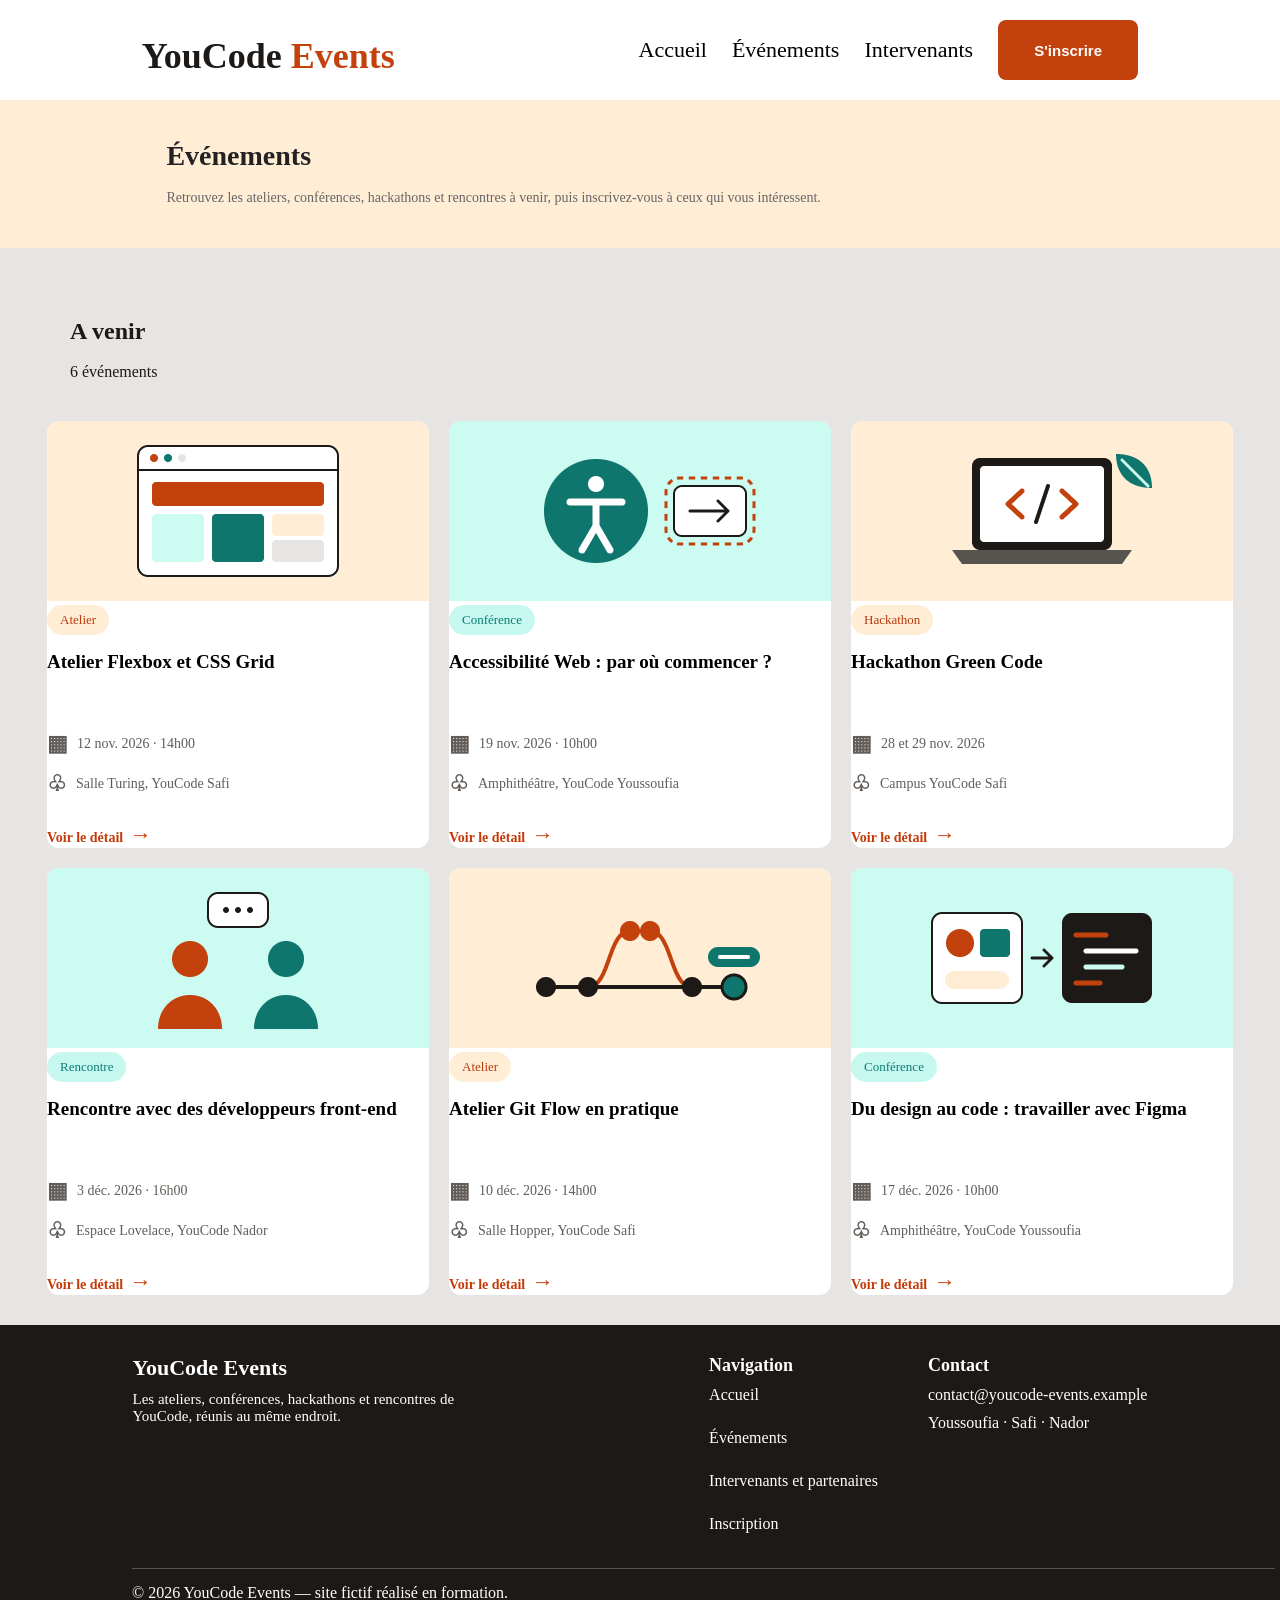
<file: evenements.html>
<!DOCTYPE html>
<html lang="fr">
<head>
    <meta charset="UTF-8">
    <meta name="viewport" content="width=device-width, initial-scale=1.0">
    <title>Événements</title>
    <link rel="stylesheet" href="css/style.css">
    <link rel="stylesheet" href="css/respon.css">
</head>
<body>
     <header class="home_header">
      <h1 class="logo">YouCode <span>Events</span></h1>
      <nav class="nav" id="main-navigation">
        <ul class="items">
          <li class="item"><a href="index.html">Accueil</a></li>
          <li class="item"><a href="evenements.html">Événements</a></li>
          <li class="item"><a href="intervenants.html">Intervenants</a></li>
        </ul>
        <button class="btn"><a href="inscription.html">S'inscrire</a></button>

      </nav>
    </header>
   
<main>
    <section class="description">
        <div class="title">
          <h1>Événements</h1>
          <p>
            Retrouvez les ateliers, conférences, hackathons et rencontres à venir, puis inscrivez-vous à ceux qui vous intéressent.
          </p>
        </div>
      </section>

    <div class="sections">
    <section>
        <div class="events-header">

        <h2>A venir</h2>
        <br>
        <p>6 événements</p>
    </div>
        <div class ="card-container">
        <article>
            <img src="Événements\Card\Image.png">
            <div class="event-info">
                    <span class="badge orange">Atelier</span>
                    <h2>Atelier Flexbox et CSS Grid</h2>

                    <div class="event-details">
                        <p><span class="icon">▦</span> 12 nov. 2026 · 14h00</p>
                        <p><span class="icon">♧</span> Salle Turing, YouCode Safi</p>
                    </div>

                    <a href="#">Voir le détail <span>→</span></a>
                </div>

        </article>
        <article>
            <img src="Événements\Card\Image-1.png">
            <div class="event-info">
                    <span class="badge green">Conférence</span>
                    <h2>Accessibilité Web : par où commencer ?</h2>

                    <div class="event-details">
                        <p><span class="icon">▦</span> 19 nov. 2026 · 10h00</p>
                        <p><span class="icon">♧</span> Amphithéâtre, YouCode Youssoufia</p>
                    </div>

                    <a href="#">Voir le détail <span>→</span></a>
                </div>

        </article>
        <article>
            <img src="Événements\Card\Image-2.png">
            <div class="event-info">
                    <span class="badge orange">Hackathon</span>
                    <h2>Hackathon Green Code</h2>

                    <div class="event-details">
                        <p><span class="icon">▦</span> 28 et 29 nov. 2026</p>
                        <p><span class="icon">♧</span> Campus YouCode Safi</p>
                    </div>

                    <a href="#">Voir le détail <span>→</span></a>
                </div>
        </article>
        <article>
            <img src="Événements\Card\Image-3.png">
                 <div class="event-info">
                    <span class="badge green">Rencontre</span>
                    <h2>Rencontre avec des développeurs front-end</h2>

                    <div class="event-details">
                        <p><span class="icon">▦</span> 3 déc. 2026 · 16h00</p>
                        <p><span class="icon">♧</span> Espace Lovelace, YouCode Nador</p>
                    </div>

                    <a href="#">Voir le détail <span>→</span></a>
                </div>

        </article>
        <article>
            <img src="Événements\Card\Image-4.png">
                            <div class="event-info">
                    <span class="badge orange">Atelier</span>
                    <h2>Atelier Git Flow en pratique</h2>

                    <div class="event-details">
                        <p><span class="icon">▦</span> 10 déc. 2026 · 14h00</p>
                        <p><span class="icon">♧</span> Salle Hopper, YouCode Safi</p>
                    </div>

                    <a href="#">Voir le détail <span>→</span></a>
                </div>


        </article>
        <article>
            <img src="Événements\Card\Image-5.png">
                            <div class="event-info">
                    <span class="badge green">Conférence</span>
                    <h2>Du design au code : travailler avec Figma</h2>

                    <div class="event-details">
                        <p><span class="icon">▦</span> 17 déc. 2026 · 10h00</p>
                        <p><span class="icon">♧</span> Amphithéâtre, YouCode Youssoufia</p>
                    </div>

                    <a href="#">Voir le détail <span>→</span></a>
                </div>


        </article>
</div>
</div>






    </section>
</main> 
 
    <footer class="home_footer">
      <div class="top1">
        <div class="container1">
          <div class="hero1">
            <h3 class="item1">YouCode Events</h3>
            <p class="item2">
              Les ateliers, conférences, hackathons et rencontres de <br> YouCode,
              réunis au même endroit.
            </p>
          </div>
        </div>
        <div class="container2">
          <div class="hero1">
            <p class="item1">Navigation</p>
            <a href="index.html">Accueil</a>
            <a href="evenements.html">Événements</a>
            <a href="intervenants.html">Intervenants et partenaires</a>
            <a href="inscription.html">Inscription</a>
            
          </div>
          <div class="hero2">
            <p class="item1">Contact</p>
            <p class="item2">contact@youcode-events.example</p>
            <p class="item3">Youssoufia · Safi · Nador</p>
          </div>
        </div>
      </div>
       <div class="line"></div>

      <p class="top2">© 2026 YouCode Events — site fictif réalisé en formation.</p>
    </footer>
 
</body>
</html>
</file>
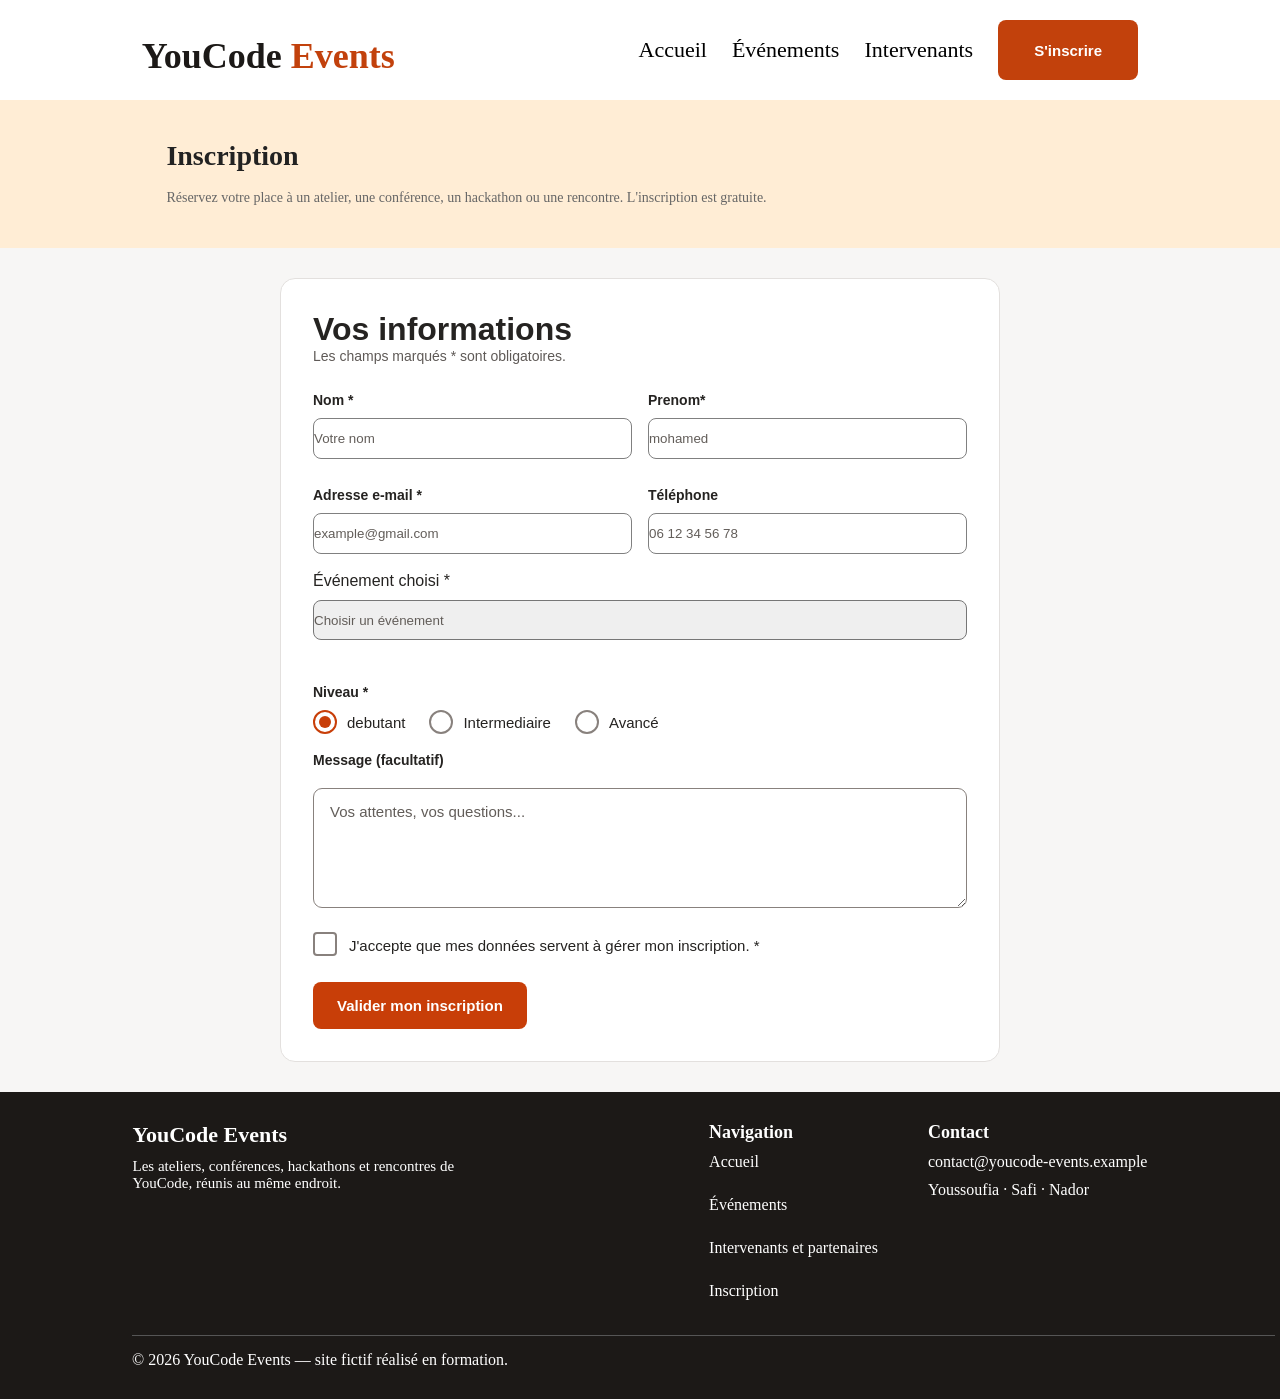
<file: inscription.html>
<!doctype html>
<html lang="en">
  <head>
    <meta charset="UTF-8" />
    <meta name="viewport" content="width=device-width, initial-scale=1.0" />
    <link rel="stylesheet" href="css/style.css" />
    <link rel="stylesheet" href="css/respon.css">
    <title>Inscription</title>
  </head>
  <body>
    <header class="home_header">
      <h1 class="logo">YouCode <span>Events</span></h1>
      <nav class="nav" id="main-navigation">
        <ul class="items">
          <li class="item"><a href="index.html">Accueil</a></li>
          <li class="item"><a href="evenements.html">Événements</a></li>
          <li class="item"><a href="intervenants.html">Intervenants</a></li>
        </ul>
        <button class="btn"><a href="inscription.html">S'inscrire</a></button>
      </nav>
    </header>

    <main>
      <section class="description">
        <div class="title">
          <h1>Inscription</h1>
          <p>
          Réservez votre place à un atelier, une conférence, un hackathon ou une rencontre. L'inscription est gratuite.
          </p>
        </div>
      </section>

      <section class="main" >
           
          <form class="form-card">
             <h2>Vos informations</h2>
            <p>Les champs marqués * sont obligatoires.</p>
            <div class="form-inputs"  >
              <div class="input">
                    <label for="nom">Nom *</label>
                    <input type="text" id="nom" placeholder="Votre nom" required>

              </div>
               <div class="input">
                    <label for="prenom">Prenom*</label>
                    <input type="text" id="prenom" placeholder="mohamed" required>
                    <small class="success">Champ valide</small>
                    
              </div>

               <div class="input">
                    <label for="email">Adresse e-mail *</label>
                    <input type="email" id="email" placeholder="example@gmail.com"  required>
                     <small class="error"> Erreur : saisissez une adresse valide,
                         par exemple nom@domaine.ma.
                      </small>
                    
              </div>

              <div class="input">
                 <label for="telephone">Téléphone</label>
              <input type="tel" id="telephone" placeholder="06 12 34 56 78" pattern="[0-9 +().-]{8,20}"
                 title="Saisissez un numéro de téléphone valide.">

              </div>
              </div>
              <br>

               <div class="full-width">
                 <label for="evenement">Événement choisi *</label>
                 <select  id="evenement" required>
                  <option value="" selected disabled> Choisir un événement </option>
                  <option value="atelier">atelier pratique</option>
                  <option value="conference">Atelier pratique</option>
                  <option value="formation">Formation</option>

                 </select>
              </div>

              <br>
              

              <fieldset class="level">
                <legend>Niveau *</legend>
                <div class="options">
                  <label>
                    <input type="radio" value="debutant" required checked>
                    <span>debutant</span>
                  </label>
                   <label>
            <input
              type="radio" value="intermediaire">
            <span>Intermediaire</span>
          </label>

          <label>
            <input
              type="radio"
              name="niveau"
              value="avance"
            >
            <span>Avancé</span>
          </label>
                  

                </div>

              </fieldset>
              <br>
               <div class="input full-width message-field">
        <label for="message">Message (facultatif)</label>
        <textarea
          id="message"
          name="message"
          placeholder="Vos attentes, vos questions..."
        ></textarea>
      </div>

       <div class="consent">
        <input
          type="checkbox"
          id="consentement"
          required
        >
        <label for="consentement">
          J'accepte que mes données servent à gérer
          mon inscription. *
        </label>
      </div>

      <button type="submit">Valider mon inscription</button>
          </form>
        </div>
      </section>
    </main>

    <footer class="home_footer">
      <div class="top1">
        <div class="container1">
          <div class="hero1">
            <h3 class="item1">YouCode Events</h3>
            <p class="item2">
              Les ateliers, conférences, hackathons et rencontres de <br />
              YouCode, réunis au même endroit.
            </p>
          </div>
        </div>
        <div class="container2">
          <div class="hero1">
            <p class="item1">Navigation</p>
            <a href="index.html">Accueil</a>
            <a href="evenements.html">Événements</a>
            <a href="intervenants.html">Intervenants et partenaires</a>
            <a href="inscription.html">Inscription</a>
          </div>
          <div class="hero2">
            <p class="item1">Contact</p>
            <p class="item2">contact@youcode-events.example</p>
            <p class="item3">Youssoufia · Safi · Nador</p>
          </div>
        </div>
      </div>
        <div class="line"></div>
     
      <p class="top2">
        © 2026 YouCode Events — site fictif réalisé en formation.
      </p>
    </footer>
  </body>
</html>
</file>
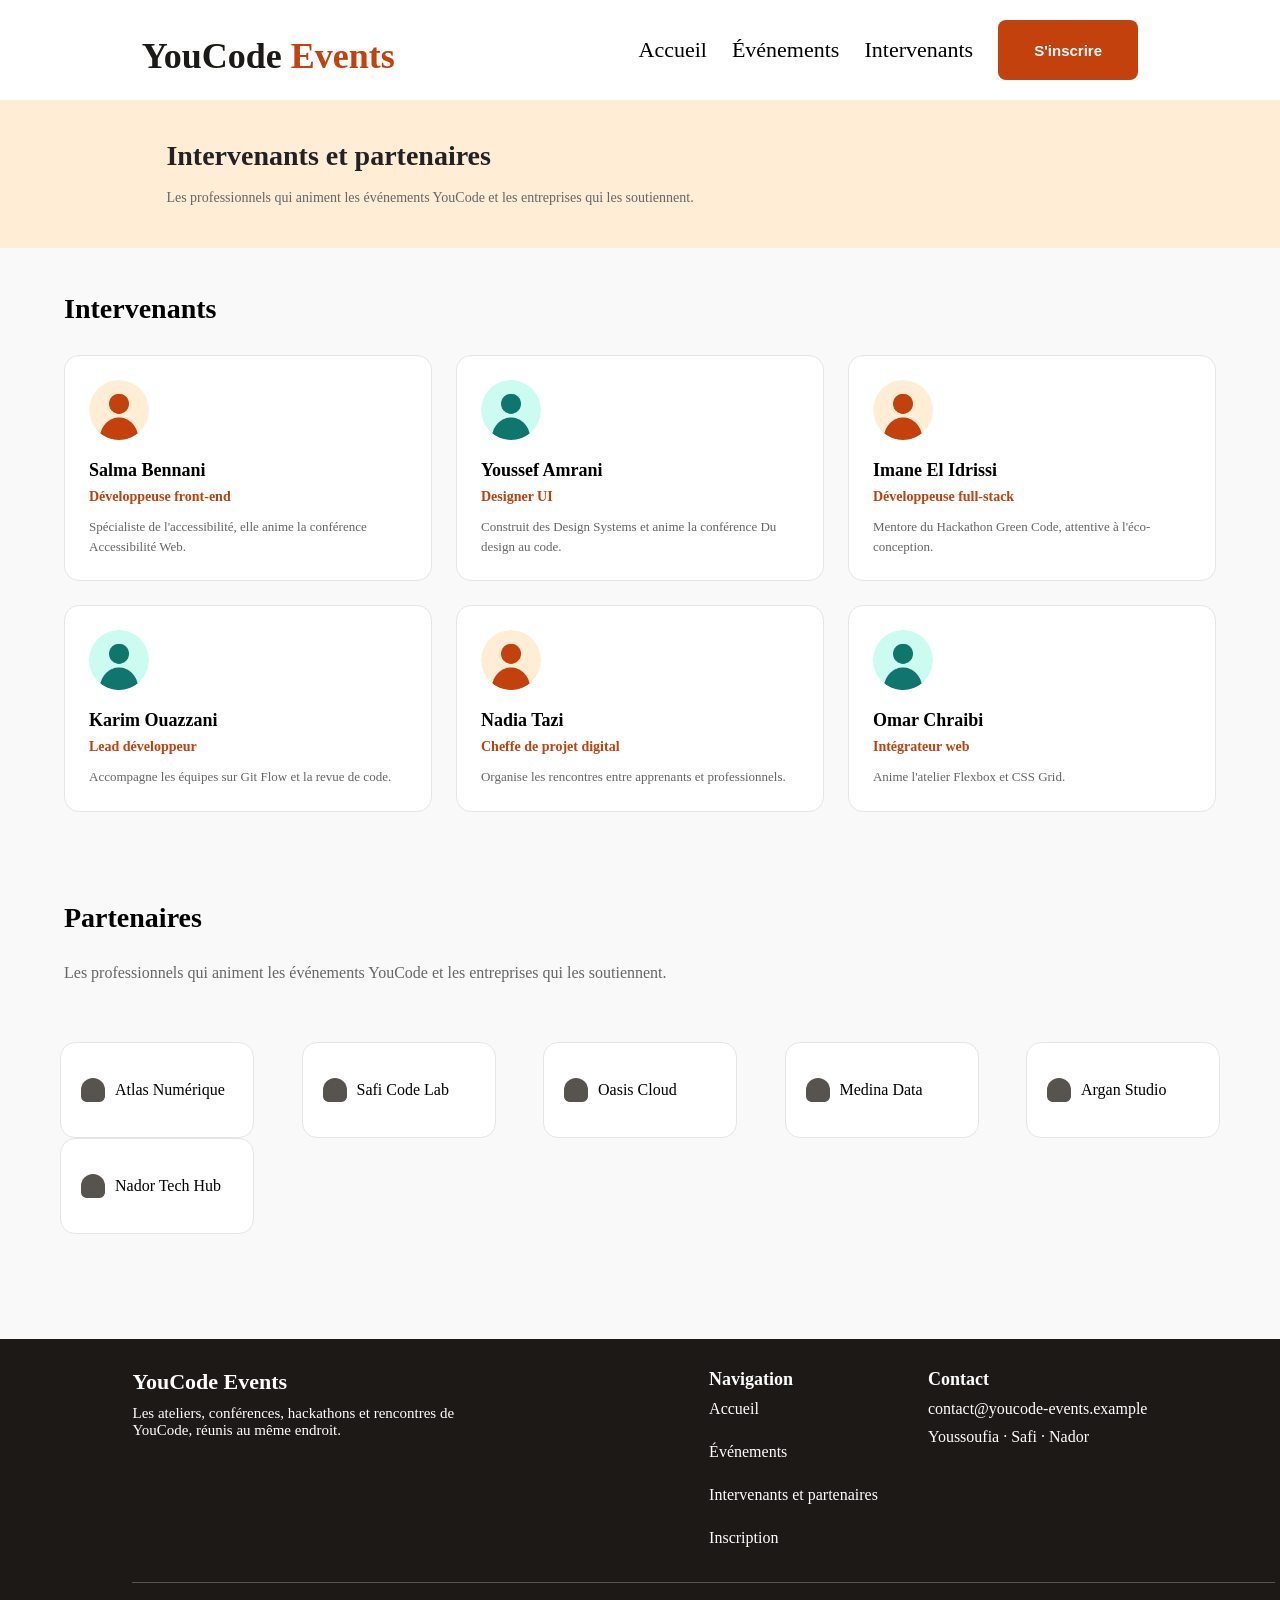
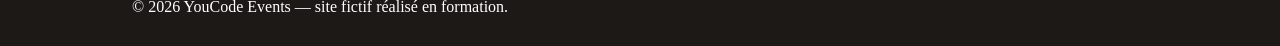
<file: intervenants.html>
<!DOCTYPE html>
<html lang="fr">
<head>
    <meta charset="UTF-8">
    <meta name="viewport" content="width=device-width, initial-scale=1.0">
    <title>YouCode Events</title>
    <link rel="stylesheet" href="css/style.css">
    <link rel="stylesheet" href="css/respon.css">
</head>
<body>
    <header class="home_header">
      <h1 class="logo">YouCode <span>Events</span></h1>
      <nav class="nav" id="main-navigation">
        <ul class="items">
          <li class="item"><a href="index.html">Accueil</a></li>
          <li class="item"><a href="evenements.html">Événements</a></li>
          <li class="item"><a href="intervenants.html">Intervenants</a></li>
        </ul>
        <button class="btn"><a href="inscription.html">S'inscrire</a></button>

      </nav>
    </header>

    <main>
       <section class="description">
        <div class="title">
          <h1>Intervenants et partenaires</h1>
          <p>
            Les professionnels qui animent les événements YouCode et les entreprises qui les soutiennent.          </p>
        </div>
      </section>

        <section class="detail_contanier2">
            <div class="items_inter">
                <h2>Intervenants</h2>

                
                <div class="intervenants">
                    <div class="carte">
                        <img src="assets/icons/Avatar orange.png" class="avatar" alt="Portrait de Salma Bennani">
                        <h3>Salma Bennani</h3>
                        <h4>Développeuse front-end</h4>
                        <p>Spécialiste de l'accessibilité, elle anime la conférence Accessibilité Web.</p>
                    </div>

                    <div class="carte">
                        <img src="assets/icons/Avatar.png" class="avatar" alt="Portrait de Youssef Amrani">
                        <h3>Youssef Amrani</h3>
                        <h4>Designer UI</h4>
                        <p>Construit des Design Systems et anime la conférence Du design au code.</p>
                    </div>

                    <div class="carte">
                        <img src="assets/icons/Avatar orange.png" class="avatar" alt="Portrait de Imane El Idrissi">
                        <h3>Imane El Idrissi</h3>
                        <h4>Développeuse full-stack</h4>
                        <p>Mentore du Hackathon Green Code, attentive à l'éco-conception.</p>
                    </div>

                    <div class="carte">
                        <img src="assets/icons/Avatar.png" class="avatar" alt="Portrait de Karim Ouazzani">
                        <h3>Karim Ouazzani</h3>
                        <h4>Lead développeur</h4>
                        <p>Accompagne les équipes sur Git Flow et la revue de code.</p>
                    </div>

                    <div class="carte">
                        <img src="assets/icons/Avatar orange.png" class="avatar" alt="Portrait de Nadia Tazi">
                        <h3>Nadia Tazi</h3>
                        <h4>Cheffe de projet digital</h4>
                        <p>Organise les rencontres entre apprenants et professionnels.</p>
                    </div>

                    <div class="carte">
                        <img src="assets/icons/Avatar.png" class="avatar" alt="Portrait de Omar Chraibi">
                        <h3>Omar Chraibi</h3>
                        <h4>Intégrateur web</h4>
                        <p>Anime l'atelier Flexbox et CSS Grid.</p>
                    </div>
                </div>
            </div>
        </section>

         <section class="detail_contanier2">
            <div class="items_inter">
                <h2>Partenaires</h2>
                <p>
                    Les professionnels qui animent les événements YouCode
                    et les entreprises qui les soutiennent.
                </p>
                </div>
                
                <div class="Partenaires">
                    <div class="carte2">
                        <p><img src="assets/icons/Symbole.png" alt="">Atlas Numérique </p>
                    </div>
                      <div class="carte2">
                        <p><img src="assets/icons/Symbole.png" alt="">Safi Code Lab</p>
                    </div>
                      <div class="carte2">
                        <p><img src="assets/icons/Symbole.png" alt="">Oasis Cloud</p>
                    </div>
                      <div class="carte2">
                        <p><img src="assets/icons/Symbole.png" alt="">Medina Data</p>
                    </div>  <div class="carte2">
                        <p><img src="assets/icons/Symbole.png" alt="">Argan Studio</p>
                    </div>  <div class="carte2">
                        <p><img src="assets/icons/Symbole.png" alt="">Nador Tech Hub</p>
                    </div>

                    
         </section>

    </main>

   <footer class="home_footer">
      <div class="top1">
        <div class="container1">
          <div class="hero1">
            <h3 class="item1">YouCode Events</h3>
            <p class="item2">
              Les ateliers, conférences, hackathons et rencontres de <br> YouCode,
              réunis au même endroit.
            </p>
          </div>
        </div>
        <div class="container2">
          <div class="hero1">
            <p class="item1">Navigation</p>
            <a href="index.html">Accueil</a>
            <a href="evenements.html">Événements</a>
            <a href="intervenants.html">Intervenants et partenaires</a>
            <a href="inscription.html">Inscription</a>
            
          </div>
          <div class="hero2">
            <p class="item1">Contact</p>
            <p class="item2">contact@youcode-events.example</p>
            <p class="item3">Youssoufia · Safi · Nador</p>
          </div>
        </div>
      </div>
       <div class="line"></div>

      <p class="top2">© 2026 YouCode Events — site fictif réalisé en formation.</p>
    </footer>


</body>
</html>
</file>
<file: css/style.css>
*{
  margin: 0;
  padding: 0;
  box-sizing: border-box;
}

/* header */
.home_header{
  display: flex;
  justify-content: space-around;
  padding: 20px;

}
.home_header .logo{
  font-size: 36px;
  color: #1C1917;
  font-weight: 600;
  margin-top: 15px;
}
.home_header .logo > span{
  color:#C2410C;

}
.home_header .nav {
  display: flex;
  align-items: center;
  gap: 25px;
}
.home_header .nav a:hover {
    color: #c83e08;
}

 .btn > a:hover {
    color:black;
}

.home_header .items {
  display: flex;
  list-style: none;
  gap: 25px;
  font-family: serif;
  font-size: 22px;
}

.home_header .items li > a {
  text-decoration: none;
  color: black;
}
.home_header .nav > .btn {
  width: 140px;
  height: 60px;
  background-color: #C2410C;
  border: none;
  border-radius: 8px;
  font-size: 15px;
  color: white;
}

.btn > a{
   text-decoration: none;
   color: white;
}



/* section one */

.home_container1 {
  display: flex;
  justify-content: space-around;
  background-color: #ffedd5;
  padding: 80px;
}

.home_container1 > .hero1{
  display: flex;
  flex-direction: column;
  gap:35px;

}

.home_container1 > .hero2 {
  height: 340px;
  width: 480px;
  background-color: #ffffff;
  border: solid 1px #e7e5e4;
  border-radius: 8px;
  display: flex;
  justify-content: center;
  align-items: center;
}

.home_container1 .hero1 > .item1 {
  color: #0f766e;
  font-size: 17px;
  background-color: #ccfbf1;
  border: none;
  border-radius: 15%;
  width: 130px;
}

.home_container1 .hero1 > .item2 {
  font-family: sans-serif;
  font-size: 35px;
}

.home_container1 .hero1 > .item3 {
  font-size: 17px;
  color: #57534e;
}

.home_container1 .btn1 {
  padding: 16px 32px;
  background-color: #c2410c;
  color: white;
  border: none;
  border-radius: 5px;
  font-size: 15px;
}

.btn1 > a {
  text-decoration: none;
  color: white;
}

.btn1 > a:hover{
  color: black;
} 

.home_container1 .btn2 {
  padding: 16px 32px;
  background-color: #ffffff;
  color: #c2410c;
  border: solid 2px #c2410c;
  border-radius: 5px;
  font-size: 15px;
  margin-left: 15px;
}

.home_container2 {
  padding: 60px 80px;
}

.home_container2 .hero1 {
  display: flex;
  justify-content: space-between;
}

.home_container2 .hero1 > .item {
  font-family: sans-serif;
  font-size: 32px;
  font-weight: 600;
}

.home_container2 .hero1 > .btn {
  font-size: 16px;
  border: none;
  background-color: #ffffff;
  color: #c2410c;
}

.home_container2 .hero2 {
  display: flex;
  justify-content: space-around;
}

.home_container2 .hero2 > .items {
  width: 382px;
  height: 414px;
  background-color: #ffffff;
  border: solid 1px #e7e5e4;
  border-radius: 5px;
}

.home_container2 .hero2 > .items .topic {
  padding: 30px;
}

.home_container2 .hero2 > .items .topic > span {
  background-color: #ffedd5;
  border: none;
  border-radius: 10px;
  color: #9a3412;
  font-size: 16px;
  padding: 3px 10px;
  
  
}

.home_container2 .hero2 > .items:nth-child(2) .topic > span {
  background-color: #ccfbf1;
  color: #0f766e;
}

.home_container2 .hero2 > .items .topic > p {
  color: #1c1917;
  font-family: sans-serif;
  font-size: 20px;
  font-weight: 700;
  margin-top: 8px;
}

.home_container2 .hero2 > .items .topic > .item {
  display: flex;
  gap: 15px;
  margin-top: 10px;
  color: #57534e;
  font-size: 14px;
}

.home_container2 .hero2 > .items .topic > .btn {
  color: #c2410c;
  font-family: sans-serif;
  font-size: 14px;
  font-weight: 600;
  border: none;
  background-color: #ffffff;
  margin-top: 8px;
}

/* section three */

.home_container3{
  display: flex;
  justify-content: space-evenly;
  background-color: #C2410C;
  padding: 52px 22px;
}

.home_container3 div > .item1{
  color: #FFFFFF;
  font-size: 40px;
  font-style: bold;
  font-weight: 700;
  margin-bottom: 5px;

}

.home_container3 div > .item2{
  color: #FFFFFF;
  font-size: 16px;
  font-weight: 400;

}

/* section 4 */

.home_container4{
  padding: 20px;

}

.home_container4 h3{
  margin-left: 40px;
  margin-bottom: 10px;
  color: #1C1917;
  font-family: sans-serif;
  font-size: 32px;
  font-weight: 700;
}

.home_container4 .hero{
  display: flex;
  justify-content: space-around;
  padding: 30px;
  background-color:white;
 
}

.home_container4 .hero > .items{
  width: 248px;
  border: solid 1px #E7E5E4;
  background-color: #FFFFFF;
  padding: 25px;
  border-radius: 8px;
}

.home_container4 .hero > .items .item1{
  background-color: #FFEDD5;
  border-radius: 50%;
  padding: 10px;
}

.home_container4 .hero > .items .item2{
     color: #1C1917;
     font-family: sans-serif;
     font-size: 18px;
     font-weight: 600;
}

.home_container4 .hero > .items .item3{
      color:#57534E;

}

/* footer */

.home_footer{
  margin: 0;
  padding: 30px  5px ;
  background-color: #1C1917;
  color: #FFFFFF;
  
}

.home_footer .top1{
  display: flex;
  justify-content: space-around;
}

.home_footer .container2 {
  display: flex;
  justify-content: space-between;


}

.home_footer .container1 .item1{
  font-size: 22px;
  font-weight: 700;
 
}

.home_footer .container1 .item2{
  font-size: 15px;
  color: #FFFFFF;
 
}


.home_footer .container1 .hero1{
  display:  flex;
  flex-direction: column;
  gap:10px;
 
}


.card-container {
        display: flex;
        flex-wrap: wrap;
        gap: 20px;
        justify-content: center;
}

.sections {
        background-color: #E7E5E4;
        padding: 30px;
}
.events-header {
        color: #1C1917;
        padding: 40px;
        text-align: left;
}
article {
            background-color: white;
            border-radius: 12px;

}
img {
    border-top-left-radius: 12px;
    border-top-right-radius: 12px;
}



.home_footer .container2 > .hero1 .item1{
  font-size: 18px;
  font-weight: 600;
  
}

.home_footer .container2 > .hero2 .item1{
  font-size: 18px;
  font-weight: 600;
  
}

.home_footer .container2{
  display: flex;
  justify-content: space-between;
  gap: 50px;
  
}

.home_footer .top1 > .container2 > .hero1  {
  display:  flex;
  flex-direction: column;
  gap:10px;
 
}

.home_footer .top1 > .container2 > .hero2 {
  display:  flex;
  flex-direction: column;
  gap:10px;
 
}


.home_footer .container2 .hero1 > a{
  text-decoration: none;
  color: #FFFFFF;
  
}
.home_footer .container2 .hero1 > a:hover{
  color: brown;
}



.line{
   padding-bottom: 20px;
   color: #E7E5E4;
}

.home_footer > .top2{
  border-top: 1px solid #555;
  padding-top: 15px;
  color:#FFFFFF;
  font-size: 16px;
  margin-left: 10%;

}


/* inscription */

.description h1 {
    font-size: 28px;
    margin-bottom: 15px;
    color: #222;
}

.description p {
    font-size: 14px;
    color: #666;
    line-height: 1.5;
}
.description {
    background-color: #ffedd5;
    padding: 40px 13%;
} 


/* form */


.main{
  margin: 0;
  padding: 30px 16px;
  font-family: Arial, Helvetica, sans-serif;
  color: #252321;
  background: #f7f6f5;
}

.form-card {
  width: 100%;
  max-width: 720px;
  margin: 0 auto;
  padding: 32px;
  background: #fff;
  border: 1px solid #e3e0de;
  border-radius: 15px;
}

.form-card > h2 {
  font-size: 32px;
}

.form-card p {
  margin: 0 0 28px;
  color: #5f5a57;
  font-size: 14px;
}

.form-inputs {
  display: grid;
  grid-template-columns: repeat(2, minmax(0, 1fr));
  gap: 28px 16px;
}

.input {
  display: flex;
  flex-direction: column;
 
}

.input input{
  padding: 12px 0px ;
  border-radius: 8px;
  border: 1px solid gray;
}

.input label,
.level legend {
  margin-bottom: 10px;
  font-size: 14px;
  font-weight: 600;
}

.full-width {
  display: flex;
  flex-direction: column;
  gap: 10px;
}

.full-width select{
  width: 100%;
  height: 40px;
  border-radius: 8px;
  
}

textarea {
  width: 100%;
  min-width: 0;
  padding: 14px 16px;
  border: 1px solid #88817d;
  border-radius: 9px;
  background: #fff;
  color: #282522;
  font: inherit;
  font-size: 15px;
  outline: none;
}

input::placeholder,
textarea::placeholder {
  color: #625d59;
  opacity: 1;
}

input:required:user-invalid,
select:required:user-invalid{
  border: 2px solid #e00000;
}

input:required:user-valid{
  border: 2px solid #008c35;
}

.error,
.success {
  display: none;
  margin-top: 8px;
  font-size: 13px;
}

.error {
  color: #e00000;
}

.success {
  color: #008c35;
}

input:user-invalid ~ .error {
  display: block;
}

input:user-valid ~ .success {
  display: block;
}


select {
  appearance: none;
  cursor: pointer;
  color: #625d59;
  background-repeat: no-repeat;
  background-position: right 18px center;
  padding-right: 44px;
}

.level {
  margin: 26px 0 0;
  padding: 0;
  border: 0;
}

.level legend {
  padding: 0;
}

.options {
  display: flex;
  flex-wrap: wrap;
  align-items: center;
  gap: 16px 24px;
}

.options label {
  display: inline-flex;
  align-items: center;
  gap: 10px;
  cursor: pointer;
  font-size: 15px;
}

input[type="radio"] {
  appearance: none;
  width: 24px;
  height: 24px;
  margin: 0;
  border: 2px solid #88817d;
  border-radius: 50%;
  cursor: pointer;
  display: grid;
  place-content: center;
  flex-shrink: 0;
}

input[type="radio"]::before {
  content: "";
  width: 12px;
  height: 12px;
  border-radius: 50%;
  background: #c83e08;
  transform: scale(0);
}

input[type="radio"]:checked {
  border-color: #c83e08;
}

input[type="radio"]:checked::before {
  transform: scale(1);
}

/* Message */
.message-field textarea {
  min-height: 120px;
  resize: vertical;
}

/* Consent checkbox */
.consent {
  display: flex;
  align-items: flex-start;
  gap: 12px;
  margin: 24px 0;
}

input[type="checkbox"] {
  appearance: none;
  width: 24px;
  height: 24px;
  flex-shrink: 0;
  margin: 0;
  border: 2px solid #88817d;
  border-radius: 4px;
  cursor: pointer;
  display: grid;
  place-content: center;
}

input[type="checkbox"]:checked {
  background: #c83e08;
  border-color: #c83e08;
}

input[type="checkbox"]:checked::before {
  content: "✓";
  color: #fff;
  font-size: 17px;
  font-weight: bold;
}

.consent label {
  padding-top: 2px;
  font-size: 15px;
  line-height: 1.6;
  cursor: pointer;
}


/* Submit button */
button {
  padding: 15px 24px;
  border: 0;
  border-radius: 8px;
  background: #c83e08;
  color: white;
  font-size: 15px;
  font-weight: 600;
  cursor: pointer;
}

button:hover {
  background: #a93205;
}
  .event-info {
    display: flex;
    flex-direction: column;
    flex: 1;
}

.badge {
    align-self: flex-start;
    padding: 7px 13px;
    border-radius: 20px;
    font-size: 13px;
    margin-bottom: 14px;
}

.orange {
    background-color: #ffedd5;
    color: #b9380a;
}

.green {
    background-color: #c7f8ef;
    color: #087e73;
}

.event-info h2 {
    font-size: 19px;
    line-height: 1.4;
    margin-bottom: 25px;
    min-height: 53px;
}

.event-details {
    margin-top: auto;
    margin-bottom: 15px;
}

.event-details p {
    display: flex;
    align-items: center;
    gap: 9px;
    color: #625d59;
    font-size: 14px;
    line-height: 1.5;
    margin-bottom: 7px;
}

.icon {
    font-size: 22px;
    font-weight: bold;
}

.event-info a {
    color: #c43b08;
    text-decoration: none;
    font-size: 14px;
    font-weight: bold;
}

.event-info a span {
    font-size: 22px;
    margin-left: 3px;
}

.event-info a:hover {
    color: #7f2505;
}

.detail_contanier1 {
    background-color: #ffedd5;
    padding: 48px 0;
}

.detail_contanier1 h1 {
    font-size: 28px;
    margin-bottom: 15px;
    color: #222;
}

.detail_contanier1 p {
    font-size: 14px;
    color: #666;
    line-height: 1.5;
}

.detail_contanier2 {
    background-color: #f9f9f9;
    padding: 45px 0;
    justify-content: center;
}

.detail_contanier2 .items_inter{
    width: 90%;
    max-width: 1400px;
    margin: 0 auto;
}

.detail_contanier2 h2 {
    font-size: 28px;
    margin-bottom: 30px;
}

.intervenants {
    display: flex;
    flex-wrap: wrap;
    flex-grow: 1;
    gap: 24px;
}

.carte {
    
    flex: 0 0 calc((100% - 48px) / 3); 
    flex-wrap: wrap;
    background-color: white;
    border: 1px solid #e5e5e5;
    border-radius: 15px;
    padding: 24px;
}

.avatar {
    width: 60px;
    height: 60px;
    border-radius: 50%;
    object-fit: cover;
    display: block;
    margin-bottom: 20px;
}

.orange {
    background-color: #ffedd5;
}

.vert {
    background-color: #dcfce7;
}

.carte h3 {
    font-size: 18px;
    margin-bottom: 8px;
}

.carte h4 {
    color: #c2410c;
    font-size: 14px;
    margin-bottom: 12px;
}

.carte p {
    color: #666;
    font-size: 13px;
    line-height: 1.5;
}

.detail_contanier2 p{
    color: #666;
}
.carte2{
    background-color: white;
    border: 1px solid #e5e5e5;
    border-radius: 15px;
    padding: 20px;
    display: flex;
    align-items: center;
    flex-wrap: wrap;
    gap: 10px;
    width: 194px;
    height: 96px;
}


.carte2 p {
color:black;
 display: flex;
 align-items:center;
 gap: 10px;
}
.Partenaires{
display: flex;
justify-content: space-between;
flex-wrap: wrap;
flex-grow: 1;
padding: 60px;
}
footer {
    background-color: #1c1917;
    color: white;
    padding: 30px 8%;
}

.footer-top {
    display: flex;
    justify-content: space-between;
}

.footer-links {
    display: flex;
    gap: 40px;
}

footer a {
    display: block;
    color: white;
    text-decoration: none;
    margin-bottom: 15px;
}

.footer-bottom {
    border-top: 1px solid gray;
    margin-top: 30px;
    padding-top: 20px;
}
</file>
<file: css/respon.css>
@media (max-width: 420px) {
  .home_header {
    display: flex;
    flex-wrap: wrap;
    justify-content: space-between;
    align-items: center;
    gap: 10px;
    padding: 15px;
  }

  .home_header .logo {
    font-size: 25px;
    margin-top: 0;
  }
  .home_header .nav {
    display: none;
  }
  .home_container1 {
    display: flex;
    flex-wrap: wrap;
    justify-content: center;
    gap: 25px;
    padding: 25px 15px;
  }

  .home_container1 .hero1 {
    flex: 1 1 100%;
    min-width: 0;
  }

  .home_container1 .hero1 .item2 {
    font-size: 27px;
  }

  .home_container1 .hero1 .item3 {
    font-size: 15px;
  }

  .home_container1 .hero1 br {
    display: none;
  }

  .home_container1 .item4 {
    display: flex;
    flex-wrap: wrap;
    gap: 10px;
  }

  .home_container1 .btn1,
  .home_container1 .btn2 {
    flex: 1 1 140px;
    margin-left: 0;
    padding: 12px;
  }

  .home_container1 .hero2 {
    display: flex;
    flex: 1 1 100%;
    justify-content: center;
    align-items: center;
    width: 100%;
    max-width: 100%;
    height: auto;
    min-width: 0;
    padding: 10px;
  }

  .home_container1 .hero2 img {
    max-width: 100%;
    height: auto;
  }
  .home_container2 {
    padding: 30px 15px;
  }

  .home_container2 .hero1 {
    display: flex;
    flex-wrap: wrap;
    gap: 15px;
  }

  .home_container2 .hero1 .item {
    font-size: 25px;
  }

  .home_container2 .hero2 {
    display: flex;
    flex-wrap: wrap;
    gap: 20px;
  }

  .home_container2 .hero2 > .items {
    display: flex;
    flex: 1 1 100%;
    flex-wrap: wrap;
    width: 100%;
    min-width: 0;
    height: auto;
  }

  .home_container2 .hero2 > .items > img {
    width: 100%;
    max-width: 100%;
    height: auto;
  }

  .home_container2 .hero2 > .items .topic {
    padding: 20px;
    width: 100%;
    min-width: 0;
  }

  .home_container2 .hero2 > .items .topic p br {
    display: none;
  }

  .home_container2 .hero2 > .items .topic > .item {
    display: flex;
    flex-wrap: wrap;
    gap: 10px;
    min-width: 0;
  }

  .home_container3 {
    display: flex;
    flex-wrap: wrap;
    justify-content: center;
    gap: 25px 10px;
    padding: 30px 15px;
  }

  .home_container3 > div {
    flex: 1 1 40%;
    min-width: 0;
  }

  .home_container3 div > .item1 {
    font-size: 30px;
  }

  .home_container3 div > .item2 {
    font-size: 14px;
  }

 
  .home_container4 {
    padding: 20px 15px;
  }

  .home_container4 h3 {
    margin-left: 0;
    font-size: 25px;
  }

  .home_container4 .hero {
    display: flex;
    flex-wrap: wrap;
    gap: 15px;
    padding: 20px 0;
  }

  .home_container4 .hero > .items {
    display: flex;
    flex: 1 1 140px;
    flex-wrap: wrap;
    align-items: center;
    gap: 10px;
    width: auto;
    min-width: 0;
    height: auto;
    padding: 15px;
  }

  .home_container4 .hero > .items .item2,
  .home_container4 .hero > .items .item3 {
    overflow-wrap: anywhere;
  }

  .home_footer {
    padding: 25px 15px;
  }

  .home_footer .top1 {
    display: flex;
    flex-wrap: wrap;
    gap: 25px;
  }

  .home_footer .container1,
  .home_footer .container2 {
    display: flex;
    flex: 1 1 100%;
    flex-wrap: wrap;
    gap: 25px;
    min-width: 0;
  }

  .home_footer .container2 > .hero1,
  .home_footer .container2 > .hero2 {
    flex: 1 1 140px;
    min-width: 0;
    overflow-wrap: anywhere;
  }

  .home_footer .container1 .item2 br {
    display: none;
  }

  .home_footer hr {
    width: 100%;
  }

  .home_footer > .top2 {
    margin-left: 0;
    font-size: 13px;
  }

   .description {
        padding: 25px 5%;
    }

    .description h1 {
        font-size: 23px;
        margin-bottom: 10px;
    }

    .description p {
        font-size: 13px;
        line-height: 1.7;
    }


  .main {
    padding: 16px 10px;
  }

  .form-card {
    padding: 24px 18px;
  }

  h1 {
    font-size: 26px;
  }

  .form-inputs {
    grid-template-columns: 1fr;
    gap: 22px;
  }

  .full-width {
    margin-top: 24px;
  }

  .radio-options {
    gap: 14px;
  }

  button {
    width: 100%;
  }
  .events-container {
    display: flex;
    flex-wrap: wrap;
    gap: 20px;
    }

  .event-card {
    flex: 1 1 300px;
}

 .detail_contanier1 {
        padding: 30px 0;
    }

    .detail_contanier1 h1 {
        font-size: 24px;
    }

    .detail_contanier1 p {
        font-size: 13px;
    }

    .detail_contanier2 {
        padding: 30px 0;
    }

    .detail_contanier2 h2 {
        font-size: 22px;
    }

    .intervenants {
        display: flex;
        flex-direction: column;
        gap: 20px;
    }

    .carte {
        flex: 1 1 100%;
        width: 100%;
    }

    .Partenaires {
        display: flex;
        flex-direction: column;
        align-items: center;
        gap: 15px;
        padding: 20px;
    }

    .carte2 {
        width: 100%;
        max-width: 350px;
        flex: 1 1 auto;
    }

    
}
/* tablet */

@media (min-width: 420px) and (max-width: 768px) {
  .home_header {
    display: flex;
    flex-wrap: wrap;
    justify-content: space-between;
    align-items: center;
    gap: 15px;
  }

  .home_header .logo {
    font-size: 30px;
    margin-top: 0;
  }

  .home_header .nav {
    display: flex;
    flex-wrap: wrap;
    flex-grow: 1;
    justify-content: center;
    gap: 15px;
  }

  .home_header .items {
    display: flex;
    flex-wrap: wrap;
    justify-content: center;
    gap: 15px;
    font-size: 18px;
  }

  .home_header .nav > .btn {
    flex-grow: 1;
    max-width: 180px;
  }

  .home_container1 {
    display: flex;
    flex-wrap: wrap;
    justify-content: center;
    gap: 30px;
    padding: 40px;
  }

  .home_container1 > .hero1 {
    flex-grow: 1;
    min-width: 280px;
  }

  .home_container1 > .hero2 {
    display: flex;
    flex-grow: 1;
    justify-content: center;
    align-items: center;
    min-width: 280px;
    max-width: 100%;
  }

  .home_container1 .hero1 > .item2 {
    font-size: 30px;
  }

  .home_container1 .hero1 br {
    display: none;
  }

  .home_container1 .item4 {
    display: flex;
    flex-wrap: wrap;
    gap: 10px;
  }

  .home_container1 .btn1,
  .home_container1 .btn2 {
    flex-grow: 1;
    margin-left: 0;
  }

  .home_container2 {
    padding: 40px 25px;
  }

  .home_container2 .hero1 {
    display: flex;
    flex-wrap: wrap;
    align-items: center;
    gap: 15px;
  }

  .home_container2 .hero2 {
    display: flex;
    flex-wrap: wrap;
    justify-content: center;
    gap: 20px;
  }

  .home_container2 .hero2 > .items {
    display: flex;
    flex-direction: column;
    flex-grow: 1;
    width: auto;
    max-width: 100%;
    min-width: 280px;
    height: auto;
  }

  .home_container2 .hero2 > .items > img {
    max-width: 100%;
    height: auto;
  }

  .home_container2 .hero2 > .items .topic {
    padding: 20px;
  }

  .home_container2 .hero2 > .items .topic p br {
    display: none;
  }

  .home_container3 {
    display: flex;
    flex-wrap: wrap;
    justify-content: center;
    gap: 25px;
  }

  .home_container3 > div {
    flex-grow: 1;
    min-width: 140px;
    text-align: center;
  }

  .home_container4 .hero {
    display: flex;
    flex-wrap: wrap;
    justify-content: center;
    gap: 20px;
  }

  .home_container4 .hero > .items {
    flex-grow: 1;
    width: auto;
    max-width: 100%;
    min-width: 220px;
    height: auto;
  }

  .home_footer .top1 {
    display: flex;
    flex-wrap: wrap;
    gap: 30px;
  }

  .home_footer .container1,
  .home_footer .container2 {
    display: flex;
    flex-wrap: wrap;
    flex-grow: 1;
    gap: 25px;
    min-width: 0;
  }

  .home_footer .container2 > .hero1,
  .home_footer .container2 > .hero2 {
    flex-grow: 1;
    min-width: 180px;
    overflow-wrap: anywhere;
  }

  .home_footer hr {
    max-width: 100%;
  }

  .home_footer > .top2 {
    margin-left: 0;
  }

   .description {
        padding: 30px 6%;
    }

    .description h1 {
        font-size: 26px;
        margin-bottom: 12px;
    }

    .description p {
        font-size: 14px;
        line-height: 1.6;
    }

    .intervenants {
        display: flex;
        flex-wrap: wrap;
        gap: 20px;
    }

    .carte {
        flex: 1 1 45%;
    }

    .Partenaires {
        display: flex;
        flex-wrap: wrap;
        justify-content: center;
        gap: 20px;
        padding: 30px;
    }

    .carte2 {
        flex: 1 1 40%;
        width: auto;
    }
}
</file>
